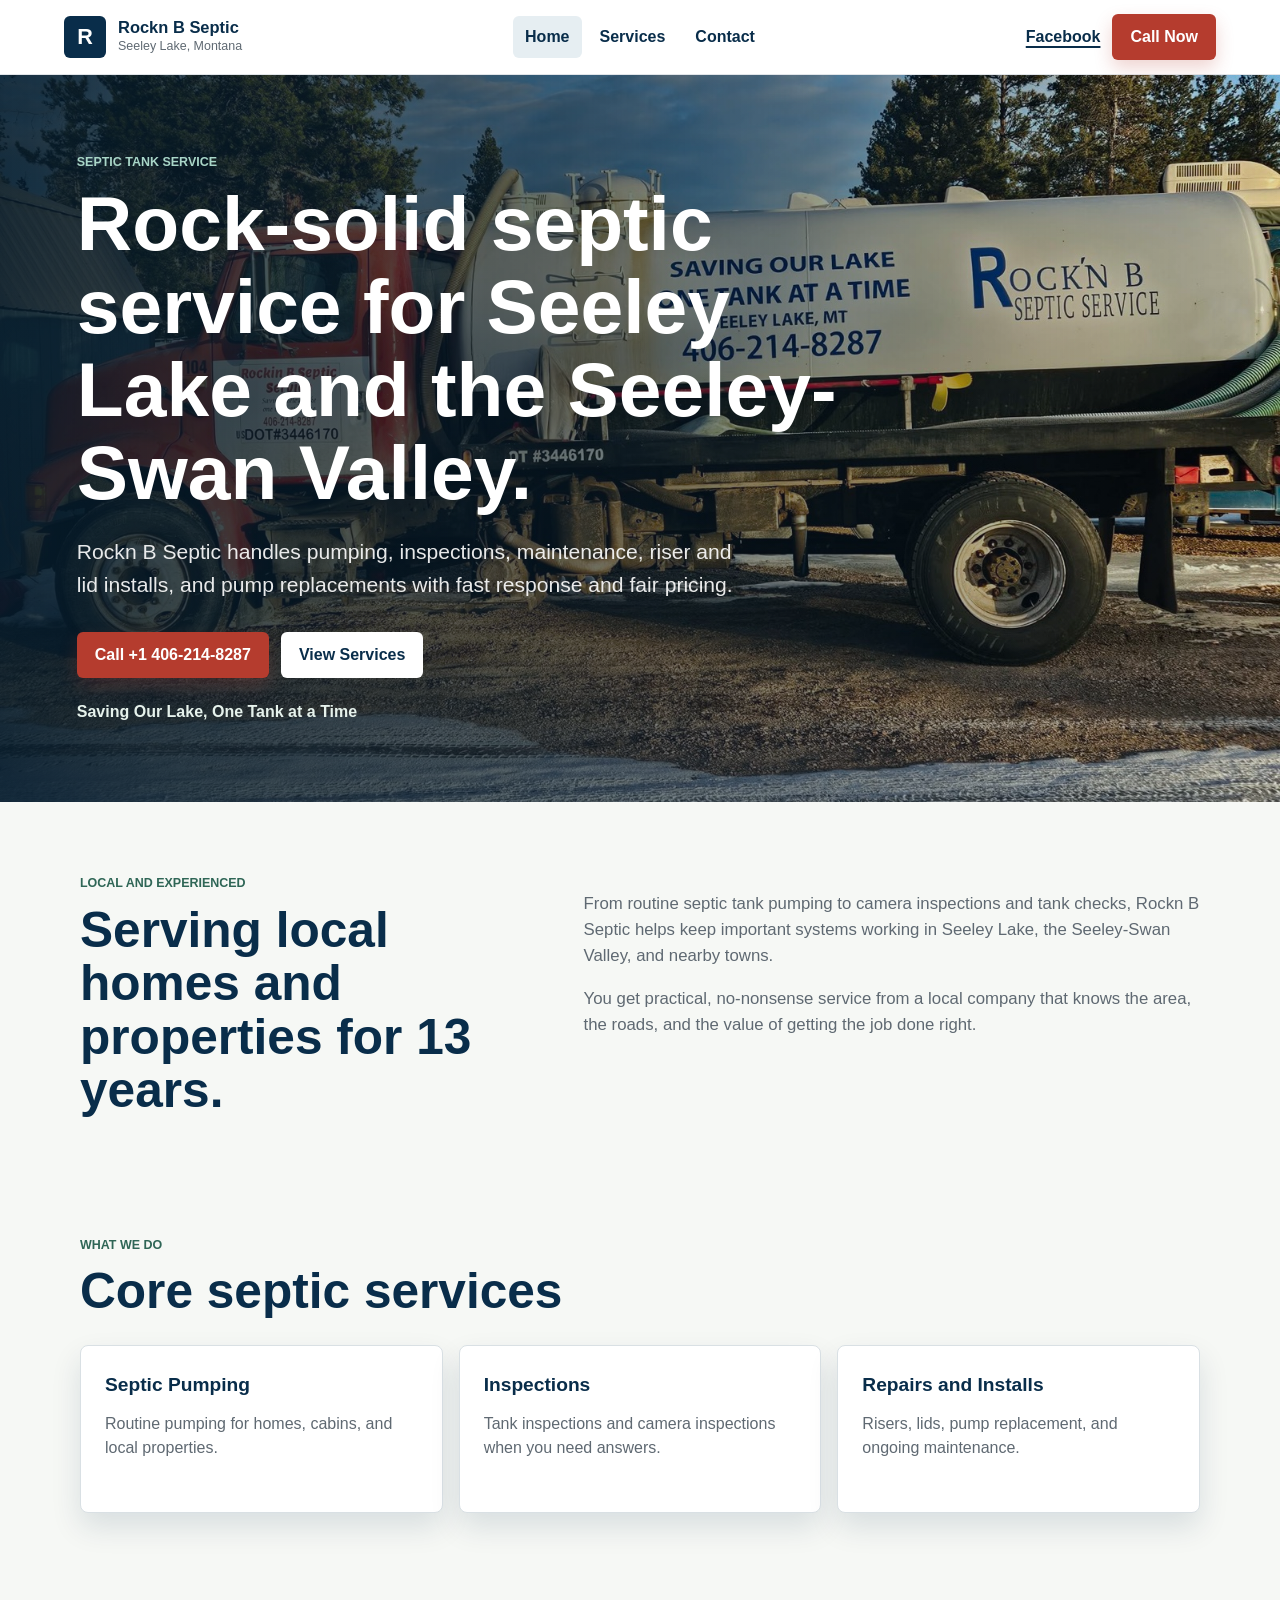
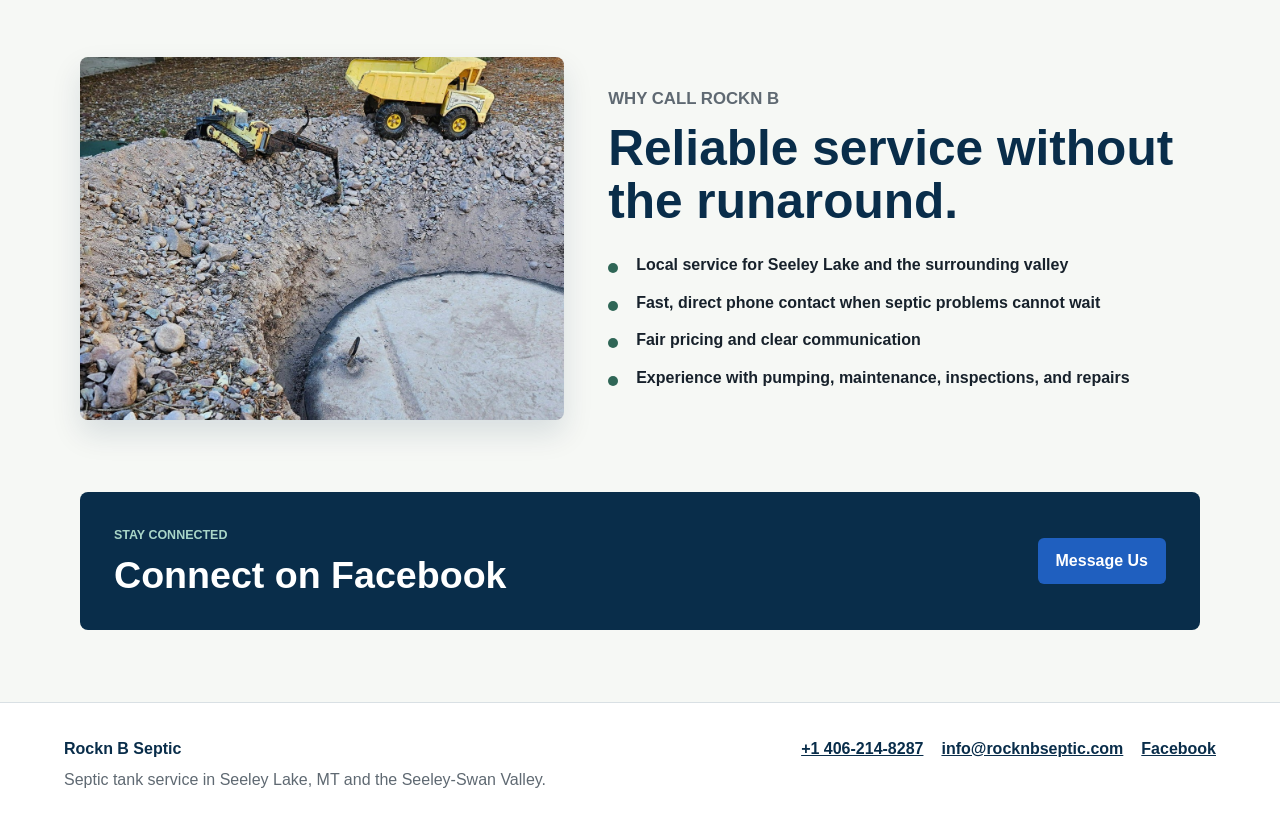
<file: index.html>
<!doctype html>
<html lang="en">
  <head>
    <meta charset="utf-8">
    <meta name="viewport" content="width=device-width, initial-scale=1">
    <meta
      name="description"
      content="Rockn B Septic provides septic tank pumping, inspections, maintenance, riser and lid installation, and pump replacement in Seeley Lake and the Seeley-Swan Valley."
    >
    <title>Rockn B Septic | Septic Tank Service in Seeley Lake, MT</title>
    <link rel="stylesheet" href="styles.css">
  </head>
  <body>
    <header class="site-header">
      <a class="brand" href="index.html" aria-label="Rockn B Septic home">
        <span class="brand-mark">R</span>
        <span>
          <strong>Rockn B Septic</strong>
          <small>Seeley Lake, Montana</small>
        </span>
      </a>
      <nav class="main-nav" aria-label="Main navigation">
        <a href="index.html" aria-current="page">Home</a>
        <a href="services.html">Services</a>
        <a href="contact.html">Contact</a>
      </nav>
      <div class="header-actions">
        <a class="text-link" href="https://www.facebook.com/profile.php?id=61587098224537">Facebook</a>
        <a class="button button-call" href="tel:+14062148287">Call Now</a>
      </div>
    </header>

    <main>
      <section class="hero">
        <div class="hero-content">
          <p class="eyebrow">Septic Tank Service</p>
          <h1>Rock-solid septic service for Seeley Lake and the Seeley-Swan Valley.</h1>
          <p class="hero-copy">
            Rockn B Septic handles pumping, inspections, maintenance, riser and lid installs,
            and pump replacements with fast response and fair pricing.
          </p>
          <div class="hero-actions">
            <a class="button button-call" href="tel:+14062148287">Call +1 406-214-8287</a>
            <a class="button button-secondary" href="services.html">View Services</a>
          </div>
          <p class="hero-note">Saving Our Lake, One Tank at a Time</p>
        </div>
      </section>

      <section class="section section-intro">
        <div class="section-grid">
          <div>
            <p class="eyebrow">Local and experienced</p>
            <h2>Serving local homes and properties for 13 years.</h2>
          </div>
          <div class="intro-copy">
            <p>
              From routine septic tank pumping to camera inspections and tank checks, Rockn B
              Septic helps keep important systems working in Seeley Lake, the Seeley-Swan Valley,
              and nearby towns.
            </p>
            <p>
              You get practical, no-nonsense service from a local company that knows the area,
              the roads, and the value of getting the job done right.
            </p>
          </div>
        </div>
      </section>

      <section class="section">
        <div class="section-heading">
          <p class="eyebrow">What we do</p>
          <h2>Core septic services</h2>
        </div>
        <div class="service-strip">
          <a class="service-tile" href="services.html#pumping">
            <strong>Septic Pumping</strong>
            <span>Routine pumping for homes, cabins, and local properties.</span>
          </a>
          <a class="service-tile" href="services.html#inspections">
            <strong>Inspections</strong>
            <span>Tank inspections and camera inspections when you need answers.</span>
          </a>
          <a class="service-tile" href="services.html#repairs">
            <strong>Repairs and Installs</strong>
            <span>Risers, lids, pump replacement, and ongoing maintenance.</span>
          </a>
        </div>
      </section>

      <section class="section split-section">
        <div class="photo-panel">
          <img src="assets/tank-work.jpg" alt="Septic tank access work near Seeley Lake">
        </div>
        <div class="split-copy">
          <p class="eyebrow">Why call Rockn B</p>
          <h2>Reliable service without the runaround.</h2>
          <ul class="check-list">
            <li>Local service for Seeley Lake and the surrounding valley</li>
            <li>Fast, direct phone contact when septic problems cannot wait</li>
            <li>Fair pricing and clear communication</li>
            <li>Experience with pumping, maintenance, inspections, and repairs</li>
          </ul>
        </div>
      </section>

      <section class="section facebook-band">
        <div>
          <p class="eyebrow">Stay connected</p>
          <h2>Connect on Facebook</h2>
        </div>
        <a class="button button-facebook" href="https://www.facebook.com/profile.php?id=61587098224537">
          Message Us
        </a>
      </section>
    </main>

    <footer class="site-footer">
      <div>
        <strong>Rockn B Septic</strong>
        <p>Septic tank service in Seeley Lake, MT and the Seeley-Swan Valley.</p>
      </div>
      <div class="footer-links">
        <a href="tel:+14062148287">+1 406-214-8287</a>
        <a href="mailto:info@rocknbseptic.com">info@rocknbseptic.com</a>
        <a href="https://www.facebook.com/profile.php?id=61587098224537">Facebook</a>
      </div>
    </footer>
  </body>
</html>
</file>
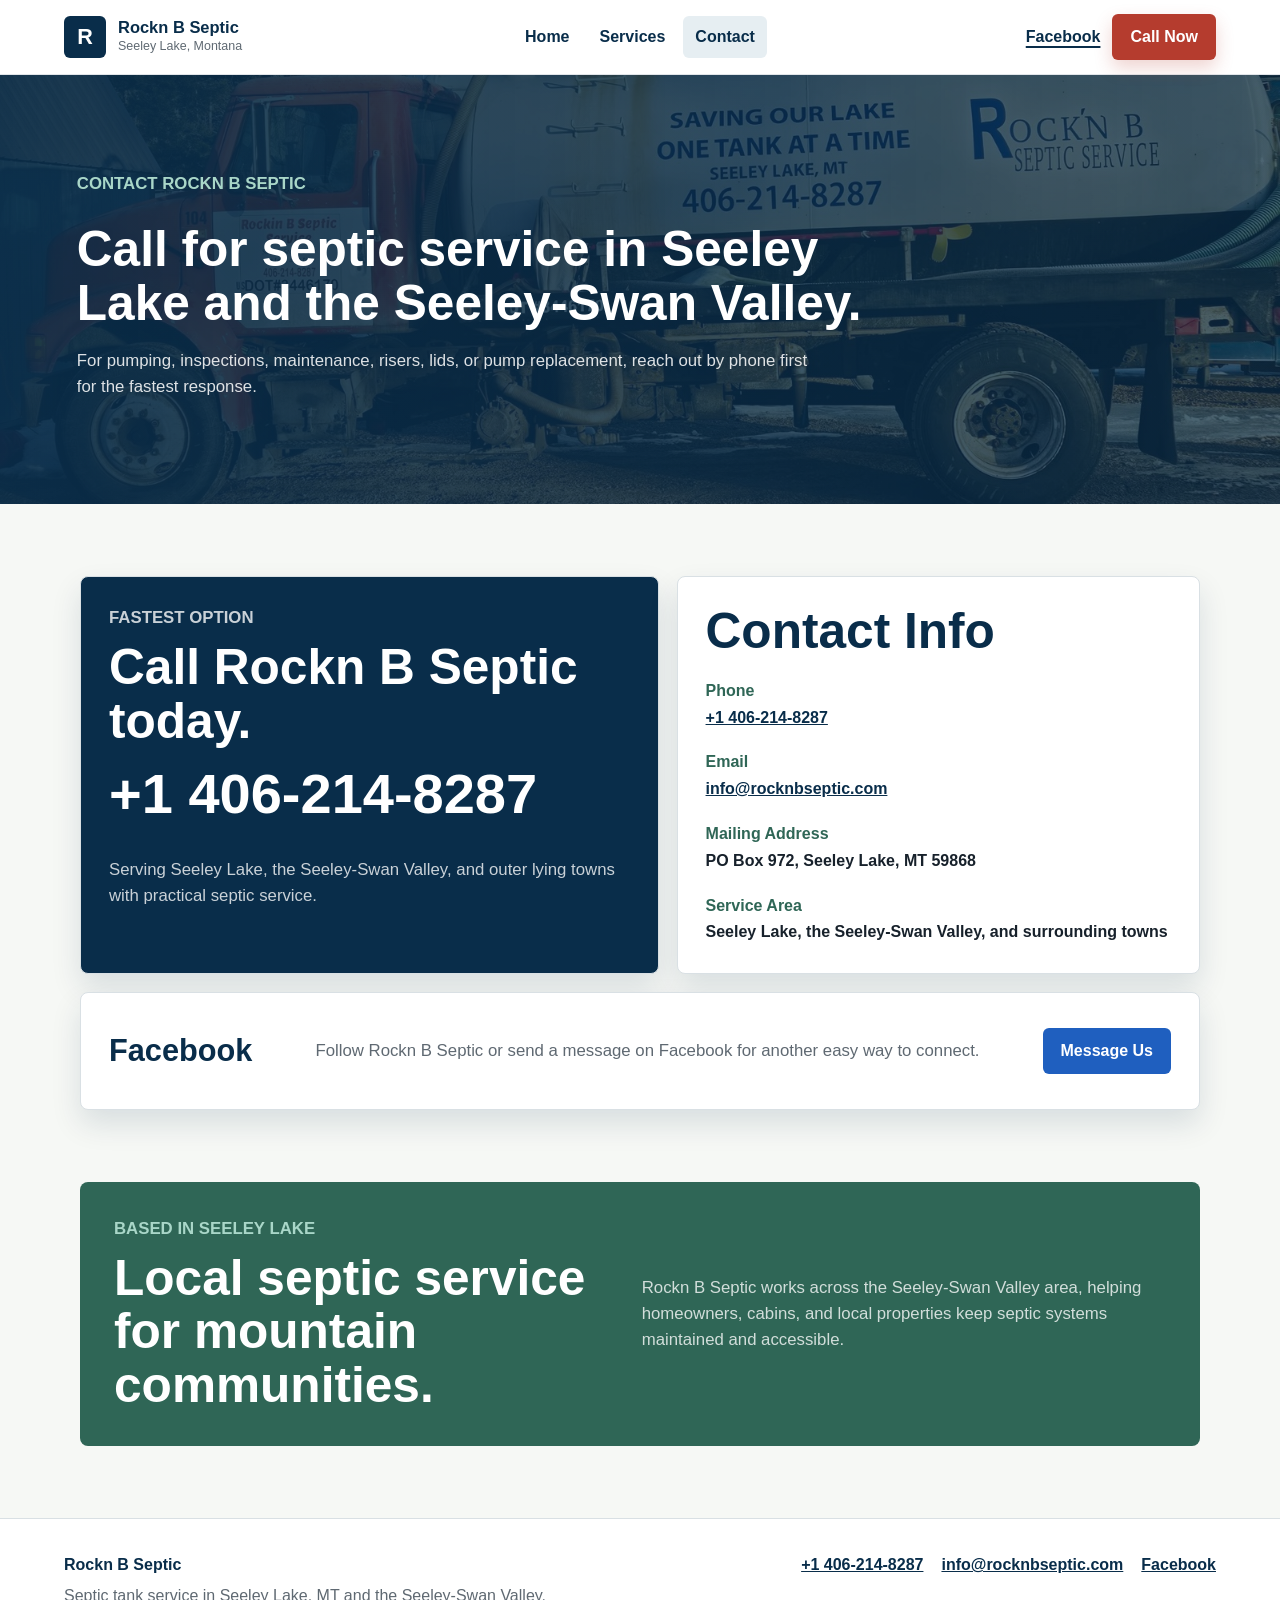
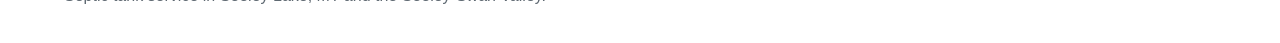
<file: contact.html>
<!doctype html>
<html lang="en">
  <head>
    <meta charset="utf-8">
    <meta name="viewport" content="width=device-width, initial-scale=1">
    <meta
      name="description"
      content="Contact Rockn B Septic for septic tank service in Seeley Lake, Montana and the Seeley-Swan Valley."
    >
    <title>Contact | Rockn B Septic</title>
    <link rel="stylesheet" href="styles.css">
  </head>
  <body>
    <header class="site-header">
      <a class="brand" href="index.html" aria-label="Rockn B Septic home">
        <span class="brand-mark">R</span>
        <span>
          <strong>Rockn B Septic</strong>
          <small>Seeley Lake, Montana</small>
        </span>
      </a>
      <nav class="main-nav" aria-label="Main navigation">
        <a href="index.html">Home</a>
        <a href="services.html">Services</a>
        <a href="contact.html" aria-current="page">Contact</a>
      </nav>
      <div class="header-actions">
        <a class="text-link" href="https://www.facebook.com/profile.php?id=61587098224537">Facebook</a>
        <a class="button button-call" href="tel:+14062148287">Call Now</a>
      </div>
    </header>

    <main>
      <section class="page-hero contact-hero">
        <p class="eyebrow">Contact Rockn B Septic</p>
        <h1>Call for septic service in Seeley Lake and the Seeley-Swan Valley.</h1>
        <p>
          For pumping, inspections, maintenance, risers, lids, or pump replacement, reach out by
          phone first for the fastest response.
        </p>
      </section>

      <section class="section contact-layout">
        <div class="contact-card primary-contact">
          <p class="eyebrow">Fastest option</p>
          <h2>Call Rockn B Septic today.</h2>
          <a class="large-phone" href="tel:+14062148287">+1 406-214-8287</a>
          <p>
            Serving Seeley Lake, the Seeley-Swan Valley, and outer lying towns with practical
            septic service.
          </p>
        </div>

        <div class="contact-card">
          <h2>Contact Info</h2>
          <dl class="contact-list">
            <dt>Phone</dt>
            <dd><a href="tel:+14062148287">+1 406-214-8287</a></dd>
            <dt>Email</dt>
            <dd><a href="mailto:info@rocknbseptic.com">info@rocknbseptic.com</a></dd>
            <dt>Mailing Address</dt>
            <dd>PO Box 972, Seeley Lake, MT 59868</dd>
            <dt>Service Area</dt>
            <dd>Seeley Lake, the Seeley-Swan Valley, and surrounding towns</dd>
          </dl>
        </div>

        <div class="contact-card social-card">
          <h2>Facebook</h2>
          <p>
            Follow Rockn B Septic or send a message on Facebook for another easy way to
            connect.
          </p>
          <a class="button button-facebook" href="https://www.facebook.com/profile.php?id=61587098224537">
            Message Us
          </a>
        </div>
      </section>

      <section class="section map-note">
        <div>
          <p class="eyebrow">Based in Seeley Lake</p>
          <h2>Local septic service for mountain communities.</h2>
        </div>
        <p>
          Rockn B Septic works across the Seeley-Swan Valley area, helping homeowners, cabins,
          and local properties keep septic systems maintained and accessible.
        </p>
      </section>
    </main>

    <footer class="site-footer">
      <div>
        <strong>Rockn B Septic</strong>
        <p>Septic tank service in Seeley Lake, MT and the Seeley-Swan Valley.</p>
      </div>
      <div class="footer-links">
        <a href="tel:+14062148287">+1 406-214-8287</a>
        <a href="mailto:info@rocknbseptic.com">info@rocknbseptic.com</a>
        <a href="https://www.facebook.com/profile.php?id=61587098224537">Facebook</a>
      </div>
    </footer>
  </body>
</html>
</file>
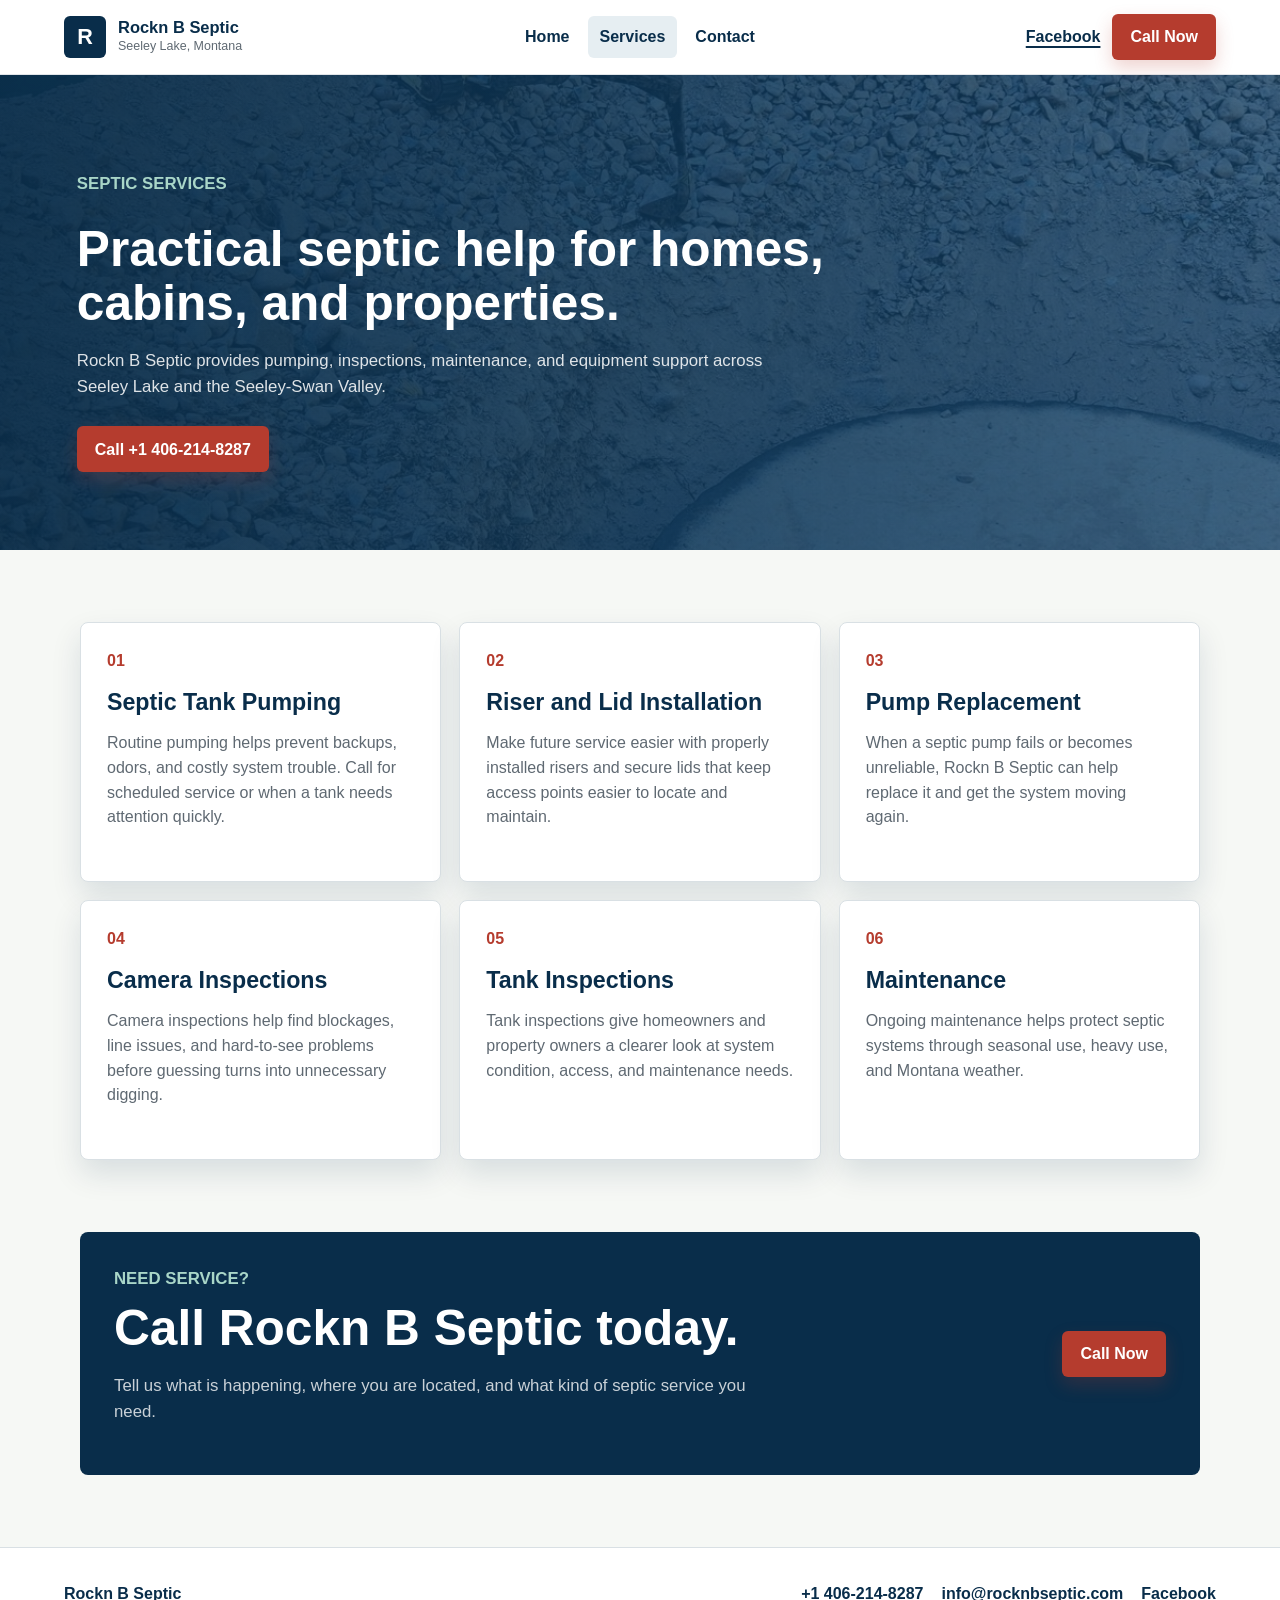
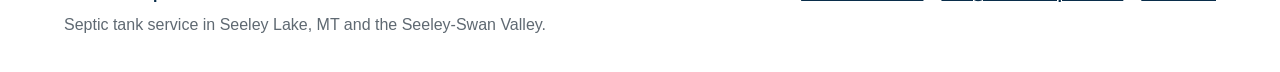
<file: services.html>
<!doctype html>
<html lang="en">
  <head>
    <meta charset="utf-8">
    <meta name="viewport" content="width=device-width, initial-scale=1">
    <meta
      name="description"
      content="Septic tank pumping, riser and lid installation, pump replacement, camera inspections, tank inspections, and maintenance from Rockn B Septic."
    >
    <title>Services | Rockn B Septic</title>
    <link rel="stylesheet" href="styles.css">
  </head>
  <body>
    <header class="site-header">
      <a class="brand" href="index.html" aria-label="Rockn B Septic home">
        <span class="brand-mark">R</span>
        <span>
          <strong>Rockn B Septic</strong>
          <small>Seeley Lake, Montana</small>
        </span>
      </a>
      <nav class="main-nav" aria-label="Main navigation">
        <a href="index.html">Home</a>
        <a href="services.html" aria-current="page">Services</a>
        <a href="contact.html">Contact</a>
      </nav>
      <div class="header-actions">
        <a class="text-link" href="https://www.facebook.com/profile.php?id=61587098224537">Facebook</a>
        <a class="button button-call" href="tel:+14062148287">Call Now</a>
      </div>
    </header>

    <main>
      <section class="page-hero compact-hero">
        <p class="eyebrow">Septic services</p>
        <h1>Practical septic help for homes, cabins, and properties.</h1>
        <p>
          Rockn B Septic provides pumping, inspections, maintenance, and equipment support
          across Seeley Lake and the Seeley-Swan Valley.
        </p>
        <a class="button button-call" href="tel:+14062148287">Call +1 406-214-8287</a>
      </section>

      <section class="section services-grid" aria-label="Service list">
        <article class="service-card" id="pumping">
          <span class="service-number">01</span>
          <h2>Septic Tank Pumping</h2>
          <p>
            Routine pumping helps prevent backups, odors, and costly system trouble. Call for
            scheduled service or when a tank needs attention quickly.
          </p>
        </article>
        <article class="service-card">
          <span class="service-number">02</span>
          <h2>Riser and Lid Installation</h2>
          <p>
            Make future service easier with properly installed risers and secure lids that keep
            access points easier to locate and maintain.
          </p>
        </article>
        <article class="service-card" id="repairs">
          <span class="service-number">03</span>
          <h2>Pump Replacement</h2>
          <p>
            When a septic pump fails or becomes unreliable, Rockn B Septic can help replace it
            and get the system moving again.
          </p>
        </article>
        <article class="service-card" id="inspections">
          <span class="service-number">04</span>
          <h2>Camera Inspections</h2>
          <p>
            Camera inspections help find blockages, line issues, and hard-to-see problems before
            guessing turns into unnecessary digging.
          </p>
        </article>
        <article class="service-card">
          <span class="service-number">05</span>
          <h2>Tank Inspections</h2>
          <p>
            Tank inspections give homeowners and property owners a clearer look at system
            condition, access, and maintenance needs.
          </p>
        </article>
        <article class="service-card">
          <span class="service-number">06</span>
          <h2>Maintenance</h2>
          <p>
            Ongoing maintenance helps protect septic systems through seasonal use, heavy use,
            and Montana weather.
          </p>
        </article>
      </section>

      <section class="section cta-panel">
        <div>
          <p class="eyebrow">Need service?</p>
          <h2>Call Rockn B Septic today.</h2>
          <p>
            Tell us what is happening, where you are located, and what kind of septic service
            you need.
          </p>
        </div>
        <a class="button button-call" href="tel:+14062148287">Call Now</a>
      </section>
    </main>

    <footer class="site-footer">
      <div>
        <strong>Rockn B Septic</strong>
        <p>Septic tank service in Seeley Lake, MT and the Seeley-Swan Valley.</p>
      </div>
      <div class="footer-links">
        <a href="tel:+14062148287">+1 406-214-8287</a>
        <a href="mailto:info@rocknbseptic.com">info@rocknbseptic.com</a>
        <a href="https://www.facebook.com/profile.php?id=61587098224537">Facebook</a>
      </div>
    </footer>
  </body>
</html>
</file>
<file: styles.css>
:root {
  --navy: #092d4a;
  --navy-2: #123f63;
  --red: #b53c2e;
  --red-dark: #8f2d25;
  --green: #2f6656;
  --ink: #17212b;
  --muted: #5f6972;
  --line: #d9e0e4;
  --paper: #f6f8f5;
  --white: #ffffff;
  --shadow: 0 14px 30px rgba(9, 45, 74, 0.12);
}

* {
  box-sizing: border-box;
}

html {
  scroll-behavior: smooth;
}

body {
  margin: 0;
  background: var(--paper);
  color: var(--ink);
  font-family: Arial, Helvetica, sans-serif;
  font-size: 16px;
  line-height: 1.55;
}

img {
  display: block;
  max-width: 100%;
}

a {
  color: inherit;
}

.site-header {
  position: sticky;
  top: 0;
  z-index: 10;
  display: grid;
  grid-template-columns: minmax(220px, 1fr) auto minmax(210px, 1fr);
  align-items: center;
  gap: 24px;
  padding: 14px clamp(18px, 5vw, 64px);
  border-bottom: 1px solid rgba(9, 45, 74, 0.12);
  background: rgba(255, 255, 255, 0.96);
  backdrop-filter: blur(12px);
}

.brand {
  display: inline-flex;
  align-items: center;
  gap: 12px;
  text-decoration: none;
  min-width: 0;
}

.brand-mark {
  display: inline-grid;
  width: 42px;
  height: 42px;
  place-items: center;
  flex: 0 0 auto;
  border-radius: 6px;
  background: var(--navy);
  color: var(--white);
  font-size: 1.35rem;
  font-weight: 800;
}

.brand strong,
.brand small {
  display: block;
}

.brand strong {
  color: var(--navy);
  font-size: 1.03rem;
  line-height: 1.15;
}

.brand small {
  color: var(--muted);
  font-size: 0.78rem;
}

.main-nav {
  display: flex;
  align-items: center;
  justify-content: center;
  gap: 6px;
}

.main-nav a {
  padding: 9px 12px;
  border-radius: 6px;
  color: var(--navy);
  font-weight: 700;
  text-decoration: none;
}

.main-nav a:hover,
.main-nav a[aria-current="page"] {
  background: #e6eef2;
}

.header-actions {
  display: flex;
  align-items: center;
  justify-content: flex-end;
  gap: 12px;
}

.text-link {
  color: var(--navy);
  font-weight: 700;
  text-decoration: underline;
  text-decoration-thickness: 2px;
  text-underline-offset: 4px;
}

.button {
  display: inline-flex;
  min-height: 46px;
  align-items: center;
  justify-content: center;
  gap: 8px;
  border: 0;
  border-radius: 6px;
  padding: 12px 18px;
  font-weight: 800;
  line-height: 1.2;
  text-align: center;
  text-decoration: none;
  white-space: nowrap;
}

.button-call {
  background: var(--red);
  color: var(--white);
  box-shadow: 0 8px 18px rgba(181, 60, 46, 0.22);
}

.button-call:hover {
  background: var(--red-dark);
}

.button-secondary {
  background: var(--white);
  color: var(--navy);
}

.button-facebook {
  background: #1f5fbf;
  color: var(--white);
  flex: 0 0 auto;
}

.hero {
  min-height: min(650px, calc(100vh - 74px));
  display: flex;
  align-items: center;
  padding: 78px clamp(22px, 6vw, 78px);
  background:
    linear-gradient(90deg, rgba(5, 27, 43, 0.88), rgba(5, 27, 43, 0.6) 44%, rgba(5, 27, 43, 0.1)),
    url("assets/truck.jpg") center / cover;
  color: var(--white);
}

.hero-content {
  width: min(760px, 100%);
}

.eyebrow {
  margin: 0 0 10px;
  color: var(--green);
  font-size: 0.78rem;
  font-weight: 900;
  letter-spacing: 0;
  text-transform: uppercase;
}

.hero .eyebrow,
.page-hero .eyebrow {
  color: #a9d6c8;
}

h1,
h2,
h3,
p {
  overflow-wrap: break-word;
}

h1,
h2 {
  margin: 0;
  color: var(--navy);
  line-height: 1.08;
}

.hero h1 {
  color: var(--white);
  font-size: clamp(2.35rem, 6vw, 5rem);
  max-width: 820px;
}

.hero-copy {
  max-width: 680px;
  margin: 22px 0 0;
  color: rgba(255, 255, 255, 0.9);
  font-size: clamp(1.05rem, 2vw, 1.32rem);
}

.hero-actions {
  display: flex;
  flex-wrap: wrap;
  gap: 12px;
  margin-top: 30px;
}

.hero-note {
  margin: 22px 0 0;
  color: #e6f2ec;
  font-weight: 800;
}

.section {
  width: min(1120px, calc(100% - 40px));
  margin: 0 auto;
  padding: 72px 0;
}

.section-intro {
  padding-bottom: 46px;
}

.section-grid {
  display: grid;
  grid-template-columns: minmax(0, 0.85fr) minmax(0, 1.15fr);
  gap: 48px;
  align-items: start;
}

.section h2,
.page-hero h1 {
  font-size: clamp(2rem, 4vw, 3.1rem);
}

.intro-copy p,
.split-copy p,
.page-hero p,
.contact-card p,
.map-note p,
.cta-panel p {
  color: var(--muted);
  font-size: 1.05rem;
}

.section-heading {
  max-width: 700px;
  margin-bottom: 26px;
}

.service-strip {
  display: grid;
  grid-template-columns: repeat(3, minmax(0, 1fr));
  gap: 16px;
}

.service-tile,
.service-card,
.contact-card {
  border: 1px solid var(--line);
  border-radius: 8px;
  background: var(--white);
  box-shadow: var(--shadow);
}

.service-tile {
  min-height: 168px;
  padding: 24px;
  text-decoration: none;
}

.service-tile strong,
.service-tile span {
  display: block;
}

.service-tile strong {
  color: var(--navy);
  font-size: 1.2rem;
}

.service-tile span {
  margin-top: 12px;
  color: var(--muted);
}

.split-section {
  display: grid;
  grid-template-columns: minmax(0, 0.9fr) minmax(0, 1.1fr);
  gap: 44px;
  align-items: center;
}

.photo-panel {
  overflow: hidden;
  border-radius: 8px;
  box-shadow: var(--shadow);
}

.photo-panel img {
  width: 100%;
  aspect-ratio: 4 / 3;
  object-fit: cover;
}

.check-list {
  display: grid;
  gap: 13px;
  margin: 24px 0 0;
  padding: 0;
  list-style: none;
}

.check-list li {
  position: relative;
  padding-left: 28px;
  color: var(--ink);
  font-weight: 700;
}

.check-list li::before {
  position: absolute;
  left: 0;
  top: 0.62em;
  width: 10px;
  height: 10px;
  border-radius: 50%;
  background: var(--green);
  content: "";
}

.facebook-band,
.cta-panel,
.map-note {
  display: flex;
  align-items: center;
  justify-content: space-between;
  gap: 28px;
  margin-bottom: 72px;
  border-radius: 8px;
  padding: 34px;
  background: var(--navy);
  color: var(--white);
}

.facebook-band h2,
.cta-panel h2,
.map-note h2 {
  color: var(--white);
}

.facebook-band h2 {
  font-size: clamp(1.6rem, 3vw, 2.35rem);
}

.facebook-band .eyebrow,
.cta-panel .eyebrow,
.map-note .eyebrow {
  color: #a9d6c8;
}

.cta-panel p,
.map-note p {
  max-width: 640px;
  color: rgba(255, 255, 255, 0.78);
}

.page-hero {
  padding: 78px clamp(22px, 6vw, 78px);
  background:
    linear-gradient(90deg, rgba(9, 45, 74, 0.92), rgba(9, 45, 74, 0.72)),
    url("assets/truck.jpg") center / cover;
  color: var(--white);
}

.page-hero h1 {
  max-width: 860px;
  color: var(--white);
}

.page-hero p {
  max-width: 740px;
  margin: 18px 0 26px;
  color: rgba(255, 255, 255, 0.86);
}

.compact-hero {
  background:
    linear-gradient(90deg, rgba(9, 45, 74, 0.94), rgba(18, 63, 99, 0.76)),
    url("assets/tank-work.jpg") center / cover;
}

.services-grid {
  display: grid;
  grid-template-columns: repeat(3, minmax(0, 1fr));
  gap: 18px;
}

.service-card {
  min-height: 260px;
  padding: 26px;
}

.service-number {
  color: var(--red);
  font-weight: 900;
}

.service-card h2 {
  margin-top: 16px;
  font-size: 1.45rem;
}

.service-card p {
  color: var(--muted);
}

.contact-layout {
  display: grid;
  grid-template-columns: minmax(0, 1.05fr) minmax(0, 0.95fr);
  gap: 18px;
}

.contact-card {
  padding: 28px;
}

.primary-contact {
  background: var(--navy);
  color: var(--white);
}

.primary-contact h2 {
  color: var(--white);
}

.primary-contact p {
  color: rgba(255, 255, 255, 0.78);
}

.large-phone {
  display: inline-block;
  margin: 18px 0;
  color: #ffffff;
  font-size: clamp(2rem, 5vw, 3.5rem);
  font-weight: 900;
  line-height: 1;
  text-decoration: none;
}

.contact-list {
  display: grid;
  gap: 2px;
  margin: 20px 0 0;
}

.contact-list dt {
  margin-top: 18px;
  color: var(--green);
  font-weight: 900;
}

.contact-list dt:first-child {
  margin-top: 0;
}

.contact-list dd {
  margin: 0;
  color: var(--ink);
  font-weight: 700;
  overflow-wrap: anywhere;
}

.contact-list a {
  color: var(--navy);
}

.social-card {
  grid-column: 1 / -1;
  display: flex;
  align-items: center;
  justify-content: space-between;
  gap: 20px;
}

.social-card p {
  max-width: 680px;
}

.social-card h2 {
  font-size: clamp(1.45rem, 2.4vw, 2rem);
  white-space: nowrap;
}

.map-note {
  background: var(--green);
}

.site-footer {
  display: flex;
  align-items: flex-start;
  justify-content: space-between;
  gap: 32px;
  padding: 34px clamp(18px, 5vw, 64px);
  border-top: 1px solid var(--line);
  background: var(--white);
}

.site-footer strong {
  color: var(--navy);
}

.site-footer p {
  margin: 6px 0 0;
  color: var(--muted);
}

.footer-links {
  display: flex;
  flex-wrap: wrap;
  justify-content: flex-end;
  gap: 10px 18px;
}

.footer-links a {
  color: var(--navy);
  font-weight: 800;
}

@media (max-width: 900px) {
  .site-header {
    grid-template-columns: 1fr;
    gap: 12px;
  }

  .main-nav {
    justify-content: flex-start;
    overflow-x: auto;
  }

  .header-actions {
    justify-content: flex-start;
  }

  .hero {
    min-height: 560px;
    background:
      linear-gradient(90deg, rgba(5, 27, 43, 0.9), rgba(5, 27, 43, 0.68)),
      url("assets/truck.jpg") center / cover;
  }

  .section-grid,
  .split-section,
  .contact-layout {
    grid-template-columns: 1fr;
  }

  .service-strip,
  .services-grid {
    grid-template-columns: 1fr;
  }

  .facebook-band,
  .cta-panel,
  .map-note,
  .social-card,
  .site-footer {
    align-items: flex-start;
    flex-direction: column;
  }

  .footer-links {
    justify-content: flex-start;
  }
}

@media (max-width: 560px) {
  .site-header {
    padding: 12px 16px;
  }

  .brand-mark {
    width: 38px;
    height: 38px;
  }

  .main-nav a {
    padding: 8px 10px;
  }

  .header-actions {
    width: 100%;
  }

  .header-actions .button {
    flex: 1;
  }

  .hero,
  .page-hero {
    padding: 54px 20px;
  }

  .hero {
    min-height: min(540px, calc(100vh - 132px));
  }

  .hero-actions .button,
  .facebook-band .button,
  .cta-panel .button,
  .social-card .button {
    width: 100%;
  }

  .section {
    width: min(100% - 28px, 1120px);
    padding: 50px 0;
  }

  .facebook-band,
  .cta-panel,
  .map-note,
  .contact-card {
    padding: 24px;
  }
}
</file>
